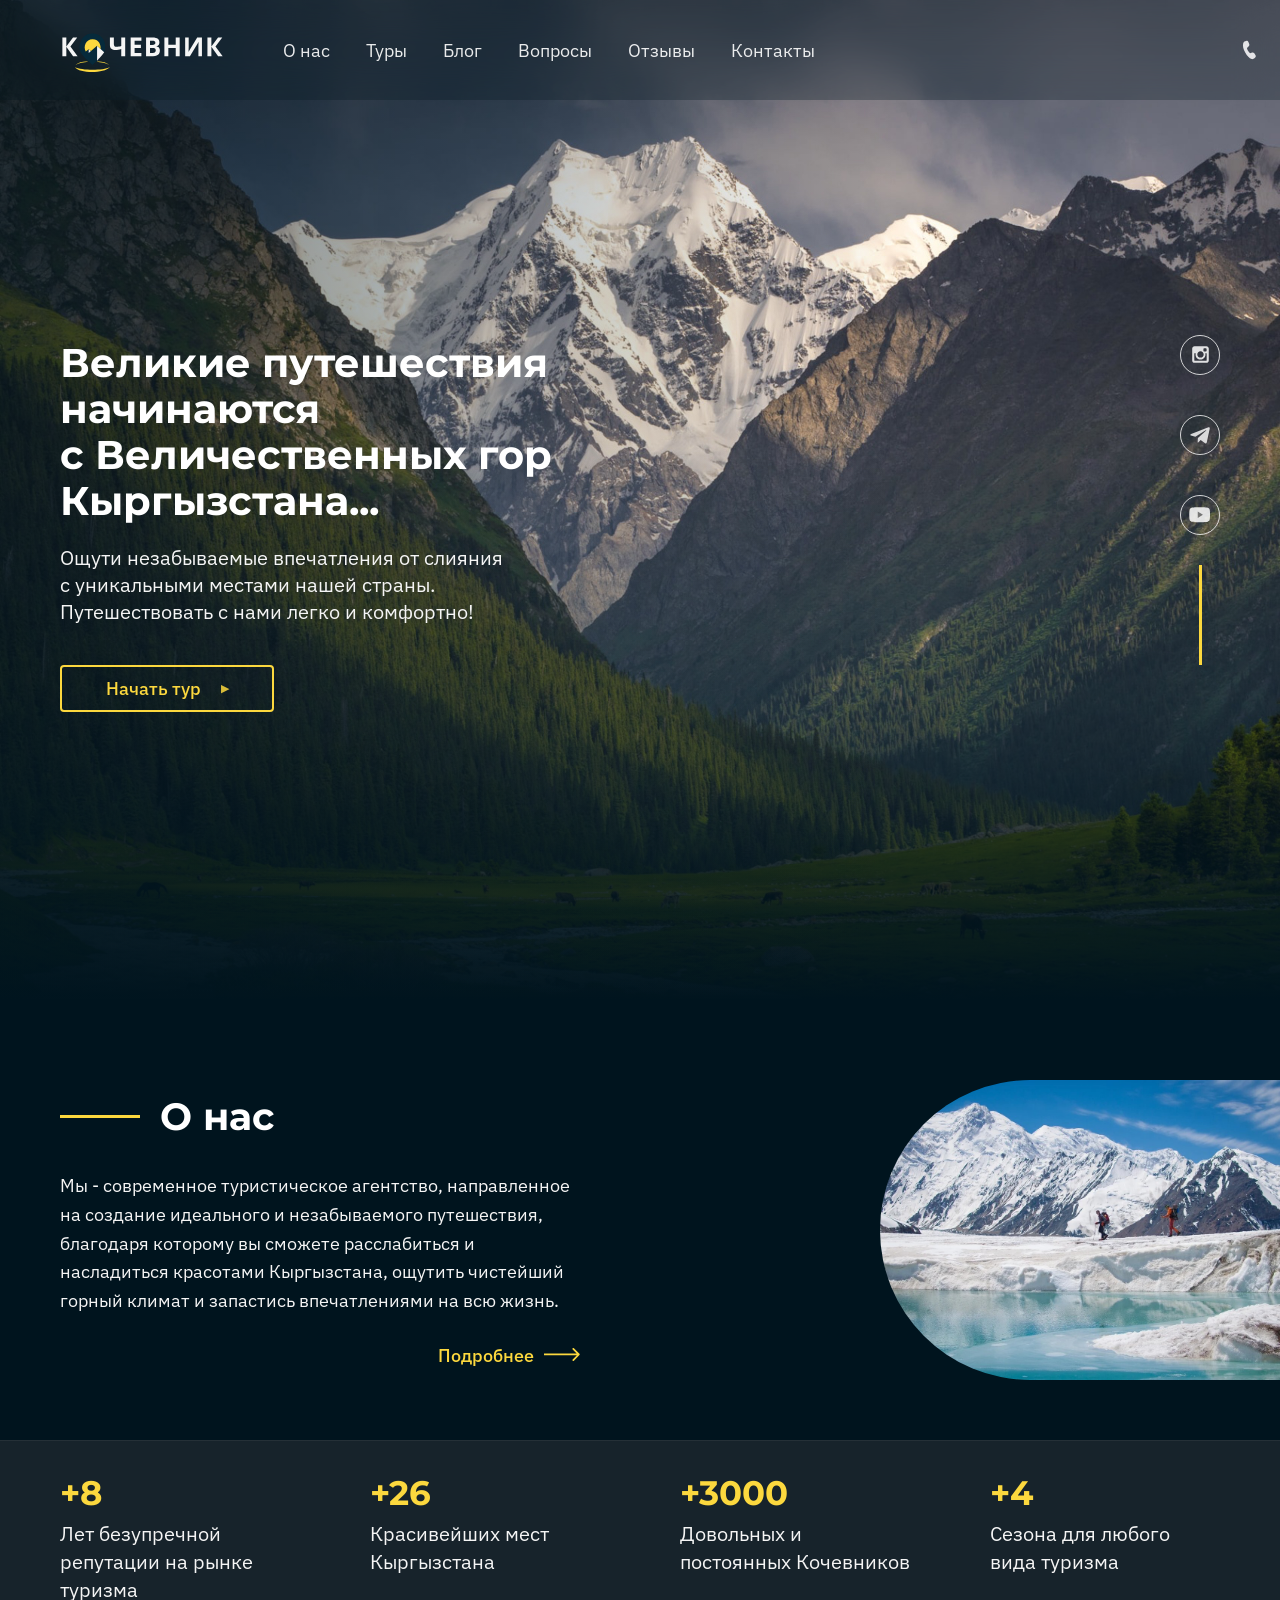
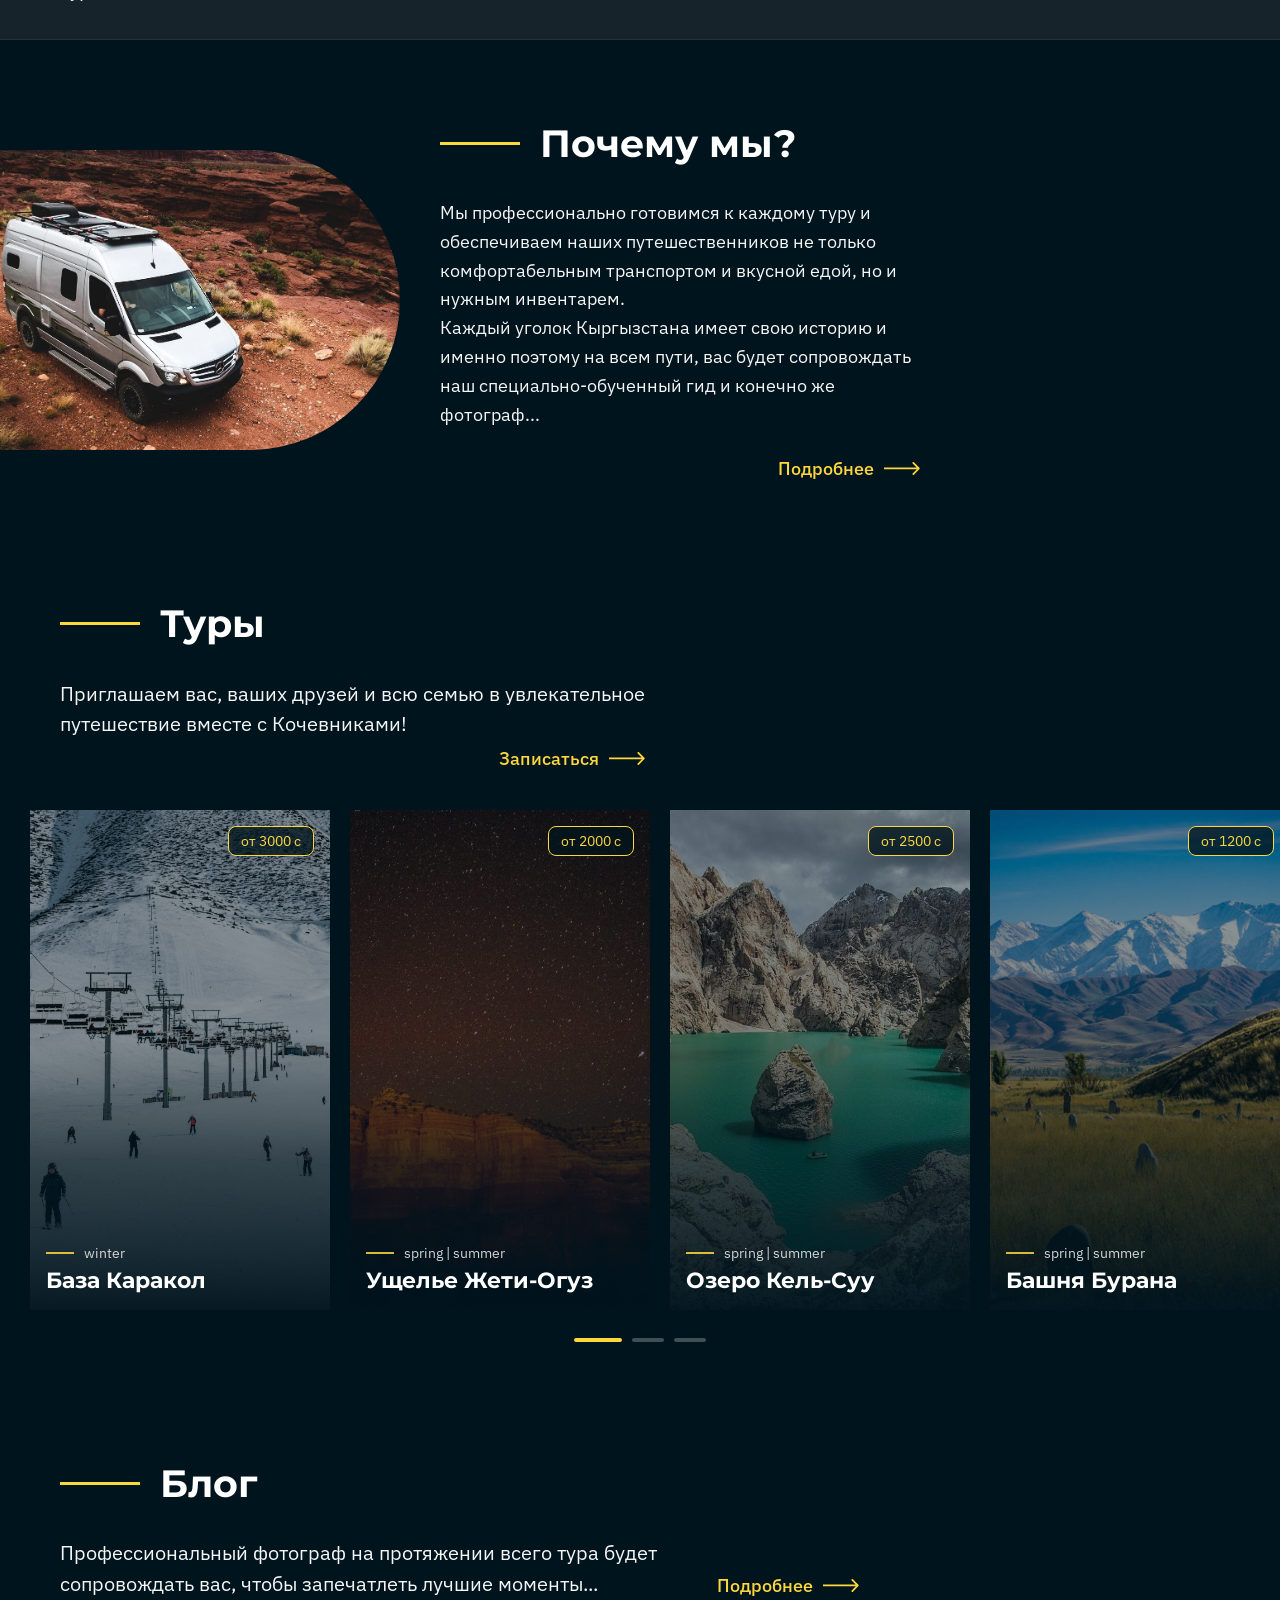
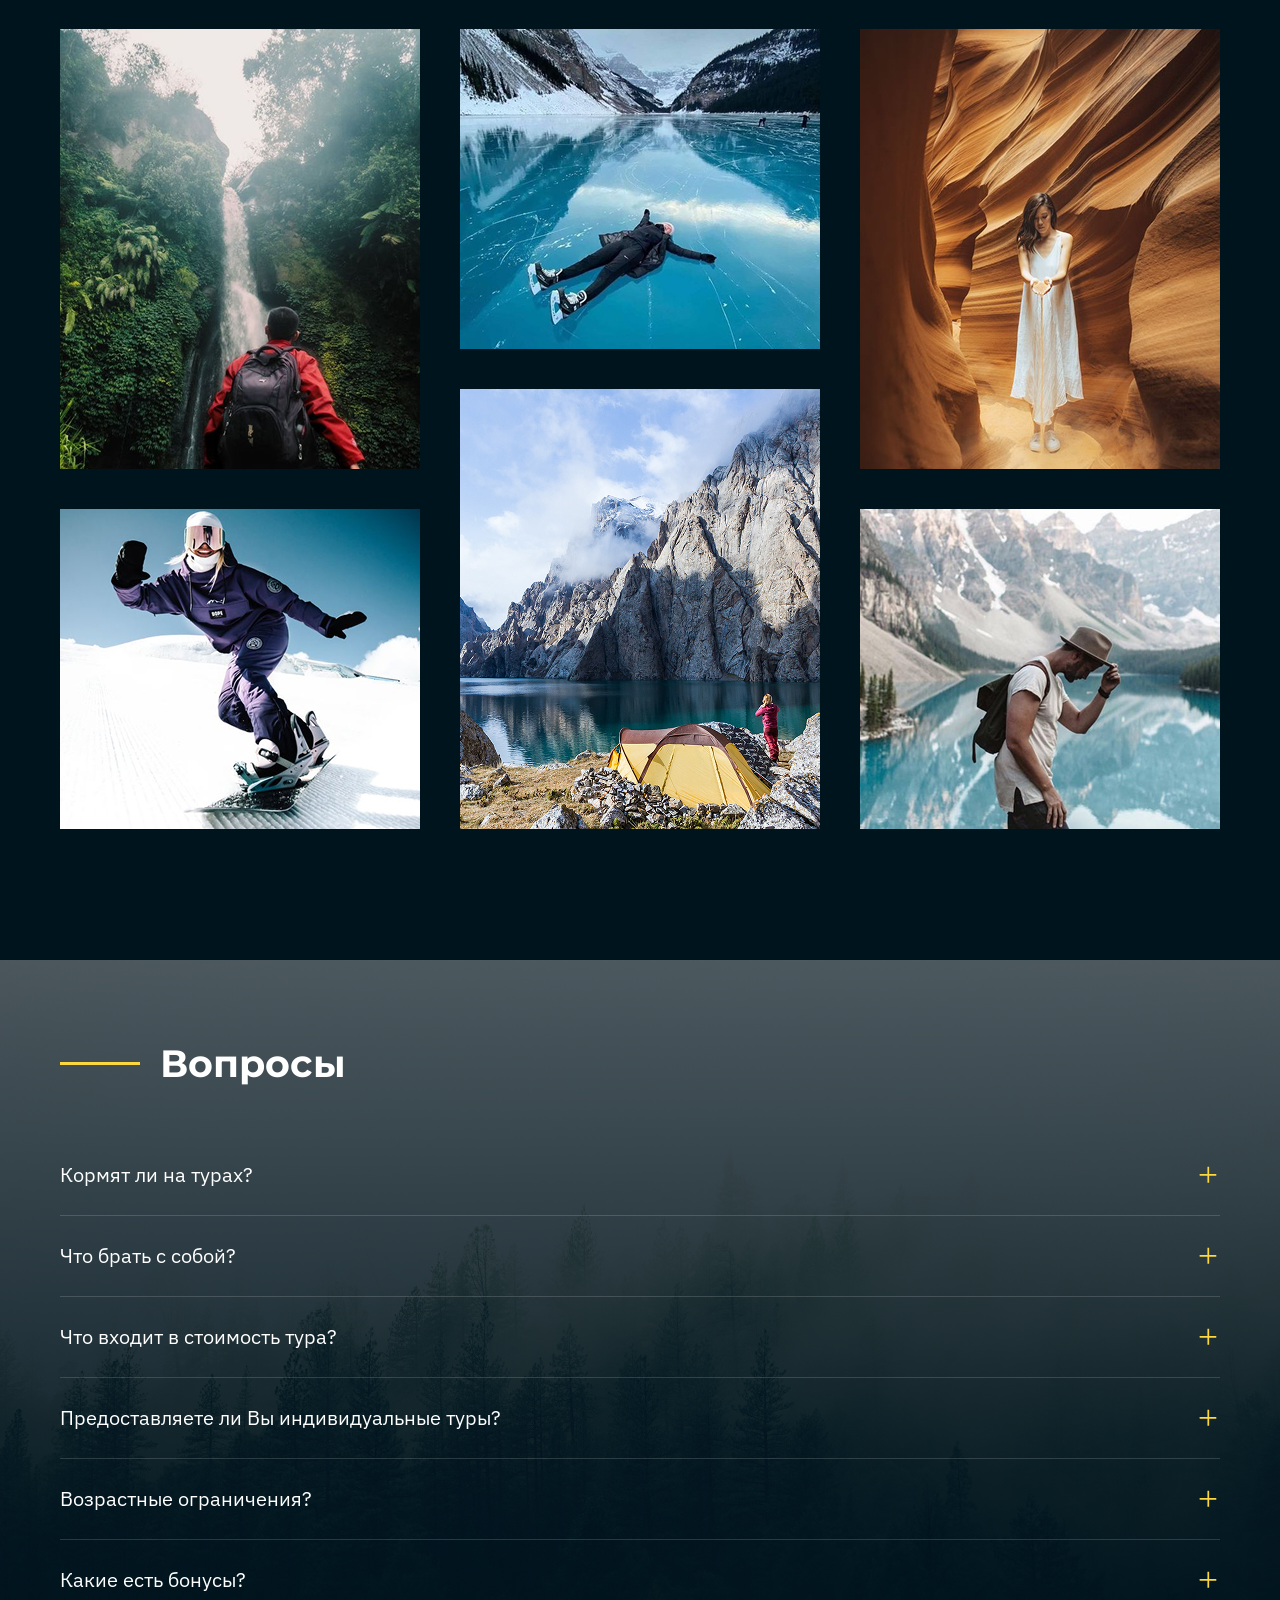
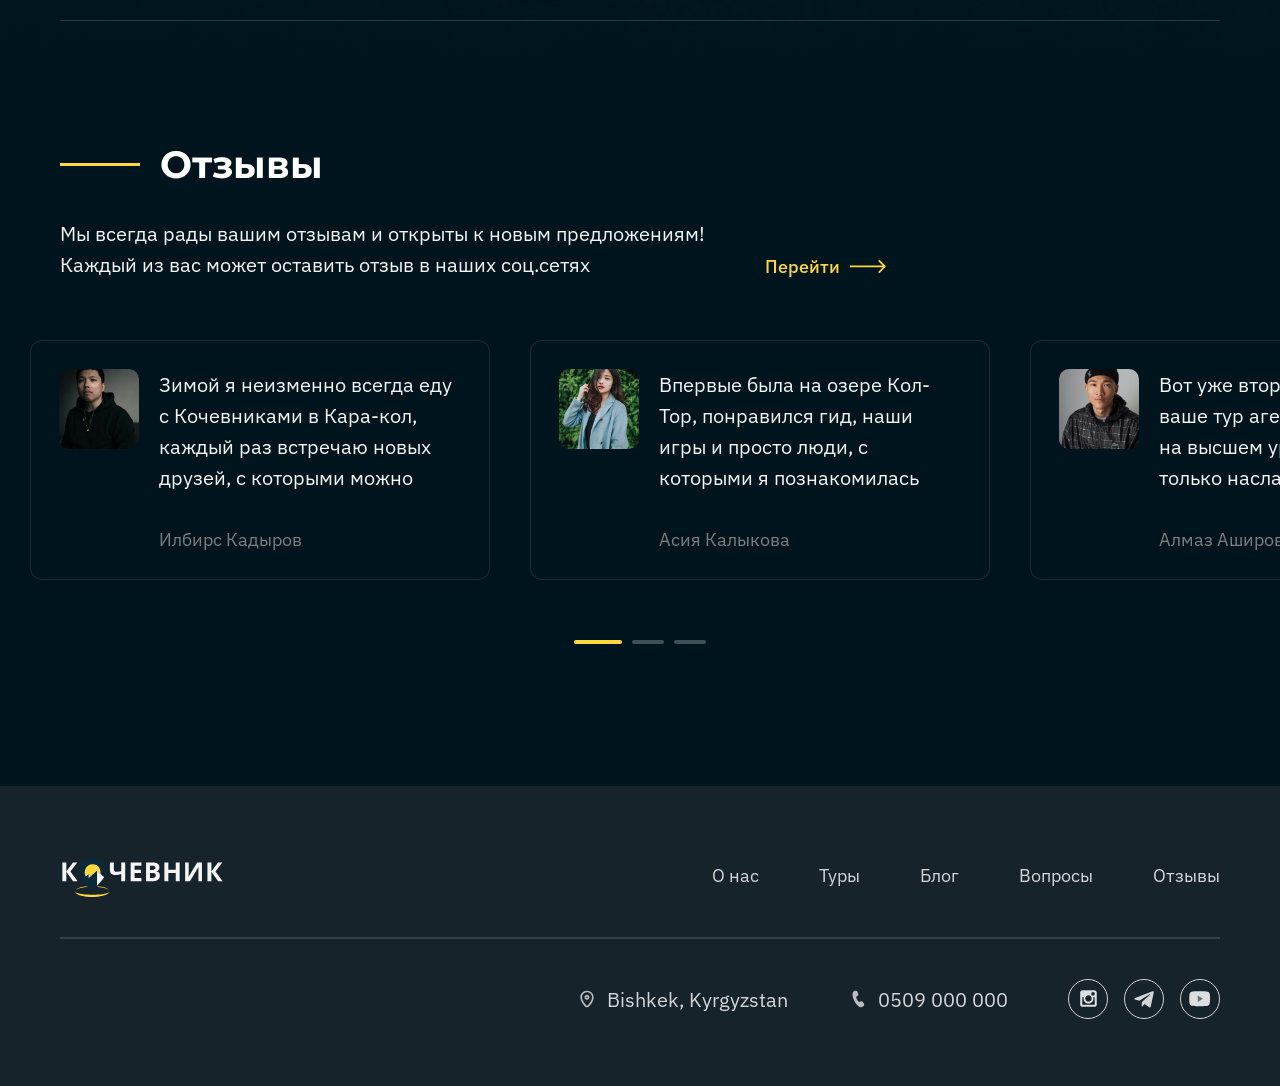
<file: index.html>
<!DOCTYPE html>
<html lang="ru">
<head>
  <meta charset="UTF-8" />
  <meta name="viewport" content="width=device-width, initial-scale=1.0" />
  <title>Кочевник — туры по Кыргызстану</title>
  <link rel="preconnect" href="https://fonts.googleapis.com" />
  <link rel="preconnect" href="https://fonts.gstatic.com" crossorigin />
  <link href="https://fonts.googleapis.com/css2?family=Montserrat:wght@400;500;600;700;800&family=IBM+Plex+Sans:wght@300;400;500&display=swap" rel="stylesheet" />
  <link rel="stylesheet" href="style.css" />
</head>
<body>

  <!-- ========== HERO SECTION ========== -->
  <section class="hero">

    <!-- HEADER -->
    <header class="header">
      <div class="header__inner">

        <!-- Логотип -->
        <a class="header__logo logo" href="#">
          <img class="logo__img" src="imgs/logo.svg" alt="Кочевник" />
        </a>

        <!-- Навигация -->
        <nav class="nav" aria-label="Основная навигация">
          <ul class="nav__list">
            <li class="nav__item"><a class="nav__link" href="#about">О нас</a></li>
            <li class="nav__item"><a class="nav__link" href="#tours">Туры</a></li>
            <li class="nav__item"><a class="nav__link" href="#blog">Блог</a></li>
            <li class="nav__item"><a class="nav__link" href="#questions">Вопросы</a></li>
            <li class="nav__item"><a class="nav__link" href="#reviews">Отзывы</a></li>
            <li class="nav__item"><a class="nav__link" href="#contacts">Контакты</a></li>
          </ul>
        </nav>

        <!-- Телефон -->
        <a class="header__phone" href="tel:+996509000000" aria-label="Позвонить нам">
          <img class="header__phone-icon" src="imgs/phone.svg" alt="" aria-hidden="true" />
          <span class="header__phone-divider" aria-hidden="true"></span>
          <span class="header__phone-number">0509 000 000</span>
        </a>

        <!-- Бургер (мобильная) -->
        <button class="header__burger" id="burger-btn" aria-label="Открыть меню" aria-expanded="false">
          <img src="imgs/burger.svg" alt="" aria-hidden="true" />
        </button>

      </div>
    </header>

    <!-- HERO CONTENT -->
    <div class="hero__inner">
      <div class="hero__content">
        <h1 class="hero__title">
          Великие путешествия начинаются<br />
          с Величественных гор Кыргызстана...
        </h1>
        <p class="hero__subtitle">
          Ощути незабываемые впечатления от слияния<br />
          с уникальными местами нашей страны.<br />
          Путешествовать с нами легко и комфортно!
        </p>
        <a class="hero__btn btn btn--yellow" href="#tours">
          Начать тур
          <span class="btn__icon" aria-hidden="true">▶</span>
        </a>
      </div>
    </div>

    <!-- Социальные сети (вертикально справа) -->
    <aside class="hero__socials socials" aria-label="Социальные сети">
      <a class="socials__link" href="#" target="_blank" rel="noopener" aria-label="Instagram">
        <img src="imgs/instagram.svg" alt="Instagram" />
      </a>
      <a class="socials__link" href="#" target="_blank" rel="noopener" aria-label="Telegram">
        <img src="imgs/telegram.svg" alt="Telegram" />
      </a>
      <a class="socials__link" href="#" target="_blank" rel="noopener" aria-label="YouTube">
        <img src="imgs/youtube.svg" alt="YouTube" />
      </a>
      <img class="socials__line" src="imgs/hero_line.svg" alt="" aria-hidden="true" />
    </aside>

  </section>
  <!-- /HERO -->

  <!-- Мобильное меню (position:fixed — вне hero, чтобы не мешать прозрачности хэдера) -->
  <nav class="mobile-nav" id="mobile-nav" aria-hidden="true" aria-label="Мобильное меню">
    <ul class="mobile-nav__list">
      <li><a class="mobile-nav__link" href="#about">О нас</a></li>
      <li><a class="mobile-nav__link" href="#tours">Туры</a></li>
      <li><a class="mobile-nav__link" href="#blog">Блог</a></li>
      <li><a class="mobile-nav__link" href="#questions">Вопросы</a></li>
      <li><a class="mobile-nav__link" href="#reviews">Отзывы</a></li>
      <li><a class="mobile-nav__link" href="#contacts">Контакты</a></li>
    </ul>
  </nav>

  <!-- ========== ABOUT + STATS + WHY US ========== -->
  <div class="middle-block">

    <!-- О НАС -->
    <section class="about" id="about">
      <div class="about__inner">

        <div class="about__text-col">
          <h2 class="about__title section-title">
            <img class="section-title__line-img" src="imgs/about_us_why_us_line.svg" alt="" aria-hidden="true" />
            О нас
          </h2>
          <p class="about__text">
            Мы - современное туристическое агентство, направленное
            на создание идеального и незабываемого путешествия,
            благодаря которому вы сможете расслабиться и насладиться
            красотами Кыргызстана, ощутить чистейший горный климат
            и запастись впечатлениями на всю жизнь.
          </p>
          <a class="about__more more-link" href="#">
            Подробнее
            <img class="more-link__arrow" src="imgs/about_us_why_us_arrow.svg" alt="" aria-hidden="true" />
          </a>
        </div>

        <div class="about__img-col">
          <img class="about__img" src="imgs/about_us.jpg" alt="О нас — горы Кыргызстана" />
        </div>

      </div>
    </section>

    <!-- СТАТИСТИКА -->
    <section class="stats">
      <div class="stats__inner">
        <div class="stats__item">
          <span class="stats__num">+8</span>
          <span class="stats__label">Лет безупречной репутации на рынке туризма</span>
        </div>
        <div class="stats__item">
          <span class="stats__num">+26</span>
          <span class="stats__label">Красивейших мест Кыргызстана</span>
        </div>
        <div class="stats__item">
          <span class="stats__num">+3000</span>
          <span class="stats__label">Довольных и постоянных Кочевников</span>
        </div>
        <div class="stats__item">
          <span class="stats__num">+4</span>
          <span class="stats__label">Сезона для любого вида туризма</span>
        </div>
      </div>
    </section>

    <!-- ПОЧЕМУ МЫ -->
    <section class="why-us" id="why-us">
      <div class="why-us__inner">

        <div class="why-us__img-col">
          <img class="why-us__img" src="imgs/why_us.jpg" alt="Почему мы — фургон в горах" />
        </div>

        <div class="why-us__text-col">
          <h2 class="why-us__title section-title">
            <img class="section-title__line-img" src="imgs/about_us_why_us_line.svg" alt="" aria-hidden="true" />
            Почему мы?
          </h2>
          <p class="why-us__text">
            Мы профессионально готовимся к каждому туру
            и обеспечиваем наших путешественников не только
            комфортабельным транспортом и вкусной едой,
            но и нужным инвентарем.<br />
            Каждый уголок Кыргызстана имеет свою историю и именно
            поэтому на всем пути, вас будет сопровождать
            наш специально-обученный гид и конечно же фотограф...
          </p>
          <a class="why-us__more more-link" href="#">
            Подробнее
            <img class="more-link__arrow" src="imgs/about_us_why_us_arrow.svg" alt="" aria-hidden="true" />
          </a>
        </div>

      </div>
    </section>

  </div>
  <!-- /MIDDLE BLOCK -->

  <!-- ========== TOURS SECTION ========== -->
  <section class="tours" id="tours">
    <div class="tours__head">
      <h2 class="tours__title section-title">
        <img class="section-title__line-img" src="imgs/about_us_why_us_line.svg" alt="" aria-hidden="true" />
        Туры
      </h2>
      <p class="tours__subtitle">
        Приглашаем вас, ваших друзей и всю семью в увлекательное<br />
        путешествие вместе с Кочевниками!
      </p>
      <a class="tours__signup more-link" href="#">
        Записаться
        <img class="more-link__arrow" src="imgs/about_us_why_us_arrow.svg" alt="" aria-hidden="true" />
      </a>
    </div>

    <!-- Слайдер -->
    <div class="tours__slider-wrap">
      <div class="tours__slider" id="tours-slider">

        <article class="tour-card" style="--card-bg: url('imgs/tours1.jpg')">
          <div class="tour-card__overlay-top" aria-hidden="true"></div>
          <div class="tour-card__overlay-bottom" aria-hidden="true"></div>
          <span class="tour-card__price">от 3000 с</span>
          <div class="tour-card__bottom">
            <div class="tour-card__season">
              <span class="tour-card__season-line" aria-hidden="true"></span>
              winter
            </div>
            <h3 class="tour-card__name">База Каракол</h3>
          </div>
        </article>

        <article class="tour-card" style="--card-bg: url('imgs/tours2.jpg')">
          <div class="tour-card__overlay-top" aria-hidden="true"></div>
          <div class="tour-card__overlay-bottom" aria-hidden="true"></div>
          <span class="tour-card__price">от 2000 с</span>
          <div class="tour-card__bottom">
            <div class="tour-card__season">
              <span class="tour-card__season-line" aria-hidden="true"></span>
              spring | summer
            </div>
            <h3 class="tour-card__name">Ущелье Жети-Огуз</h3>
          </div>
        </article>

        <article class="tour-card" style="--card-bg: url('imgs/tours3.jpg')">
          <div class="tour-card__overlay-top" aria-hidden="true"></div>
          <div class="tour-card__overlay-bottom" aria-hidden="true"></div>
          <span class="tour-card__price">от 2500 с</span>
          <div class="tour-card__bottom">
            <div class="tour-card__season">
              <span class="tour-card__season-line" aria-hidden="true"></span>
              spring | summer
            </div>
            <h3 class="tour-card__name">Озеро Кель-Суу</h3>
          </div>
        </article>

        <article class="tour-card" style="--card-bg: url('imgs/tours4.jpg')">
          <div class="tour-card__overlay-top" aria-hidden="true"></div>
          <div class="tour-card__overlay-bottom" aria-hidden="true"></div>
          <span class="tour-card__price">от 1200 с</span>
          <div class="tour-card__bottom">
            <div class="tour-card__season">
              <span class="tour-card__season-line" aria-hidden="true"></span>
              spring | summer
            </div>
            <h3 class="tour-card__name">Башня Бурана</h3>
          </div>
        </article>

        <article class="tour-card" style="--card-bg: url('imgs/tours5.jpg')">
          <div class="tour-card__overlay-top" aria-hidden="true"></div>
          <div class="tour-card__overlay-bottom" aria-hidden="true"></div>
          <span class="tour-card__price">от 5000 с</span>
          <div class="tour-card__bottom">
            <div class="tour-card__season">
              <span class="tour-card__season-line" aria-hidden="true"></span>
              spring | summer
            </div>
            <h3 class="tour-card__name">Озеро Сары Челек</h3>
          </div>
        </article>

        <article class="tour-card" style="--card-bg: url('imgs/tours6.jpg')">
          <div class="tour-card__overlay-top" aria-hidden="true"></div>
          <div class="tour-card__overlay-bottom" aria-hidden="true"></div>
          <span class="tour-card__price">от 600 с</span>
          <div class="tour-card__bottom">
            <div class="tour-card__season">
              <span class="tour-card__season-line" aria-hidden="true"></span>
              spring | summer
            </div>
            <h3 class="tour-card__name">Водопад Белогорка</h3>
          </div>
        </article>

        <article class="tour-card" style="--card-bg: url('imgs/tours7.jpg')">
          <div class="tour-card__overlay-top" aria-hidden="true"></div>
          <div class="tour-card__overlay-bottom" aria-hidden="true"></div>
          <span class="tour-card__price">от 2300 с</span>
          <div class="tour-card__bottom">
            <div class="tour-card__season">
              <span class="tour-card__season-line" aria-hidden="true"></span>
              spring | summer
            </div>
            <h3 class="tour-card__name">Долина Суусамыр</h3>
          </div>
        </article>

        <article class="tour-card" style="--card-bg: url('imgs/tours8.jpg')">
          <div class="tour-card__overlay-top" aria-hidden="true"></div>
          <div class="tour-card__overlay-bottom" aria-hidden="true"></div>
          <span class="tour-card__price">от 1000 с</span>
          <div class="tour-card__bottom">
            <div class="tour-card__season">
              <span class="tour-card__season-line" aria-hidden="true"></span>
              spring | summer
            </div>
            <h3 class="tour-card__name">Озеро Кол-Тор</h3>
          </div>
        </article>

        <article class="tour-card" style="--card-bg: url('imgs/tours9.jpg')">
          <div class="tour-card__overlay-top" aria-hidden="true"></div>
          <div class="tour-card__overlay-bottom" aria-hidden="true"></div>
          <span class="tour-card__price">от 750 с</span>
          <div class="tour-card__bottom">
            <div class="tour-card__season">
              <span class="tour-card__season-line" aria-hidden="true"></span>
              spring | summer
            </div>
            <h3 class="tour-card__name">Каньоны Сказка</h3>
          </div>
        </article>

      </div><!-- /slider -->
    </div>

    <!-- Dots — на всю ширину секции, по центру -->
    <div class="tours__dots" id="tours-dots"></div>

  </section>
  <!-- /TOURS -->

  <!-- ========== BLOG SECTION ========== -->
  <section class="blog" id="blog">

    <div class="blog__head">
      <h2 class="blog__title section-title">
        <img class="section-title__line-img" src="imgs/about_us_why_us_line.svg" alt="" aria-hidden="true" />
        Блог
      </h2>
      <div class="blog__head-row">
        <p class="blog__subtitle">
          Профессиональный фотограф на протяжении всего тура будет<br />
          сопровождать вас, чтобы запечатлеть лучшие моменты...
        </p>
        <a class="blog__more more-link" href="#">
          Подробнее
          <img class="more-link__arrow" src="imgs/about_us_why_us_arrow.svg" alt="" aria-hidden="true" />
        </a>
      </div>
    </div>

    <div class="blog__grid">
      <!-- Колонка 1 -->
      <div class="blog__col">
        <img class="blog__img blog__img--tall" src="imgs/blog1.jpg" alt="Блог фото 1" />
        <img class="blog__img blog__img--short" src="imgs/blog4.jpg" alt="Блог фото 4" />
      </div>
      <!-- Колонка 2 -->
      <div class="blog__col">
        <img class="blog__img blog__img--tall" src="imgs/blog5.jpg" alt="Блог фото 5" />
        <img class="blog__img blog__img--short" src="imgs/blog2.jpg" alt="Блог фото 2" />
      </div>
      <!-- Колонка 3 -->
      <div class="blog__col">
        <img class="blog__img blog__img--tall" src="imgs/blog3.jpg" alt="Блог фото 3" />
        <img class="blog__img blog__img--short" src="imgs/blog6.jpg" alt="Блог фото 6" />
        <div class="blog__socials">
          <img src="imgs/instagram.svg" alt="Instagram" />
          <img src="imgs/telegram.svg" alt="Telegram" />
          <img src="imgs/youtube.svg" alt="YouTube" />
        </div>
      </div>
    </div>

  </section>
  <!-- /BLOG -->

  <!-- ========== QUESTIONS SECTION ========== -->
  <section class="questions" id="questions">

    <div class="questions__inner">
      <h2 class="questions__title section-title">
        <img class="section-title__line-img" src="imgs/about_us_why_us_line.svg" alt="" aria-hidden="true" />
        Вопросы
      </h2>

      <ul class="faq">

        <li class="faq__item">
          <button class="faq__trigger" aria-expanded="false">
            <span class="faq__question">Кормят ли на турах?</span>
            <img class="faq__icon" src="imgs/questions_plus.svg" alt="" aria-hidden="true" />
          </button>
          <div class="faq__body">
            <p class="faq__answer">В каждом путешествии Вы получаете имменной "Бокс Кочаоллдевника", куда входит: вода, фрукт, сендвич и сухофрукты.</p>
          </div>
        </li>

        <li class="faq__item">
          <button class="faq__trigger" aria-expanded="false">
            <span class="faq__question">Что брать с собой?</span>
            <img class="faq__icon" src="imgs/questions_plus.svg" alt="" aria-hidden="true" />
          </button>
          <div class="faq__body">
            <p class="faq__answer">Документы, сменная одежда, головной убор, солнцезещитный крем, личные медикаменты</p>
          </div>
        </li>

        <li class="faq__item">
          <button class="faq__trigger" aria-expanded="false">
            <span class="faq__question">Что входит в стоимость тура?</span>
            <img class="faq__icon" src="imgs/questions_plus.svg" alt="" aria-hidden="true" />
          </button>
          <div class="faq__body">
            <p class="faq__answer">В стоимость тура входит: трансфер, услуги гида, фотографа, профессиональный инвентарь, бокс Кочевника</p>
          </div>
        </li>

        <li class="faq__item">
          <button class="faq__trigger" aria-expanded="false">
            <span class="faq__question">Предоставляете ли Вы индивидуальные туры?</span>
            <img class="faq__icon" src="imgs/questions_plus.svg" alt="" aria-hidden="true" />
          </button>
          <div class="faq__body">
            <p class="faq__answer">Мы можем предоставить индивидуальный тур с трансфером и нашим маршрутом</p>
          </div>
        </li>

        <li class="faq__item">
          <button class="faq__trigger" aria-expanded="false">
            <span class="faq__question">Возрастные ограничения?</span>
            <img class="faq__icon" src="imgs/questions_plus.svg" alt="" aria-hidden="true" />
          </button>
          <div class="faq__body">
            <p class="faq__answer">Детям до 12 лет не рекомендуется посещать наши туры</p>
          </div>
        </li>

        <li class="faq__item">
          <button class="faq__trigger" aria-expanded="false">
            <span class="faq__question">Какие есть бонусы?</span>
            <img class="faq__icon" src="imgs/questions_plus.svg" alt="" aria-hidden="true" />
          </button>
          <div class="faq__body">
            <p class="faq__answer">Приведи троих друзей друзей, и получи 50% скидку на любой тур</p>
          </div>
        </li>

      </ul>
    </div>

  </section>
  <!-- /QUESTIONS -->

  <!-- ========== REVIEWS SECTION ========== -->
  <section class="reviews" id="reviews">

    <div class="reviews__head">
      <h2 class="reviews__title section-title">
        <img class="section-title__line-img" src="imgs/about_us_why_us_line.svg" alt="" aria-hidden="true" />
        Отзывы
      </h2>
      <div class="reviews__head-row">
        <p class="reviews__subtitle">
          Мы всегда рады вашим отзывам и открыты к новым предложениям!<br />
          Каждый из вас может оставить отзыв в наших соц.сетях
        </p>
        <a class="reviews__more more-link" href="#">
          Перейти
          <img class="more-link__arrow" src="imgs/about_us_why_us_arrow.svg" alt="" aria-hidden="true" />
        </a>
      </div>
    </div>

    <!-- Слайдер отзывов -->
    <div class="reviews__slider-wrap">
      <div class="reviews__slider" id="reviews-slider">

        <article class="review-card">
          <div class="review-card__top">
            <img class="review-card__photo" src="imgs/reviews1.jpg" alt="Илбирс Кадыров" />
            <div class="review-card__text-wrap">
              <p class="review-card__text">Зимой я неизменно всегда еду с Кочевниками в Кара-кол, каждый раз встречаю новых друзей, с которыми можно покататься на сноубордах!</p>
            </div>
          </div>
          <p class="review-card__name">Илбирс Кадыров</p>
        </article>

        <article class="review-card">
          <div class="review-card__top">
            <img class="review-card__photo" src="imgs/reviews2.jpg" alt="Асия Калыкова" />
            <div class="review-card__text-wrap">
              <p class="review-card__text">Впервые была на озере Кол-Тор, понравился гид, наши игры и просто люди, с которыми я познакомилась благодаря вам.</p>
            </div>
          </div>
          <p class="review-card__name">Асия Калыкова</p>
        </article>

        <article class="review-card">
          <div class="review-card__top">
            <img class="review-card__photo" src="imgs/reviews3.jpg" alt="Алмаз Аширов" />
            <div class="review-card__text-wrap">
              <p class="review-card__text">Вот уже второй год выбираю ваше тур агенство! Подготовка на высшем уровне, остается только наслаждаться отдыхом и красотами нашей природы.</p>
            </div>
          </div>
          <p class="review-card__name">Алмаз Аширов</p>
        </article>

        <article class="review-card">
          <div class="review-card__top">
            <img class="review-card__photo" src="imgs/reviews4.jpg" alt="Белек Ильязов" />
            <div class="review-card__text-wrap">
              <p class="review-card__text">Если ходить на природу, то только с вами, не надо загружать голову, все готово и четко распланированно, спасибо вам!</p>
            </div>
          </div>
          <p class="review-card__name">Белек Ильязов</p>
        </article>

        <article class="review-card">
          <div class="review-card__top">
            <img class="review-card__photo" src="imgs/reviews5.jpg" alt="Айкерим Жанузакова" />
            <div class="review-card__text-wrap">
              <p class="review-card__text">Было бы хорошо, если в некоторых турах кормили горячими блюдами и раздавали горячие напитки, не у всех есть термос)</p>
            </div>
          </div>
          <p class="review-card__name">Айкерим Жанузакова</p>
        </article>

      </div><!-- /slider -->
    </div>

    <!-- Dots -->
    <div class="reviews__dots" id="reviews-dots"></div>

  </section>
  <!-- /REVIEWS -->

  <!-- ========== FOOTER ========== -->
  <footer class="footer" id="contacts">
    <div class="footer__inner">

      <!-- Top row: logo + nav -->
      <div class="footer__top">
        <a class="footer__logo logo" href="#">
          <img class="logo__img" src="imgs/logo.svg" alt="Кочевник" />
        </a>
        <nav class="footer__nav" aria-label="Навигация в футере">
          <ul class="footer__nav-list">
            <li><a class="footer__nav-link" href="#about">О нас</a></li>
            <li><a class="footer__nav-link" href="#tours">Туры</a></li>
            <li><a class="footer__nav-link" href="#blog">Блог</a></li>
            <li><a class="footer__nav-link" href="#questions">Вопросы</a></li>
            <li><a class="footer__nav-link" href="#reviews">Отзывы</a></li>
          </ul>
        </nav>
      </div>

      <div class="footer__divider" aria-hidden="true"></div>

      <!-- Bottom row: location + phone + socials -->
      <div class="footer__bottom">
        <div class="footer__contacts">
          <div class="footer__contact-item">
            <img class="footer__contact-icon" src="imgs/location.svg" alt="" aria-hidden="true" />
            <span class="footer__contact-text">Bishkek, Kyrgyzstan</span>
          </div>
          <div class="footer__contact-item">
            <img class="footer__contact-icon" src="imgs/phone.svg" alt="" aria-hidden="true" />
            <a class="footer__contact-text footer__contact-text--link" href="tel:+996509000000">0509 000 000</a>
          </div>
        </div>

        <div class="footer__socials">
          <a class="footer__social-link" href="#" target="_blank" rel="noopener" aria-label="Instagram">
            <img src="imgs/instagram.svg" alt="Instagram" />
          </a>
          <a class="footer__social-link" href="#" target="_blank" rel="noopener" aria-label="Telegram">
            <img src="imgs/telegram.svg" alt="Telegram" />
          </a>
          <a class="footer__social-link" href="#" target="_blank" rel="noopener" aria-label="YouTube">
            <img src="imgs/youtube.svg" alt="YouTube" />
          </a>
        </div>
      </div>

    </div>
  </footer>
  <!-- /FOOTER -->

  <script src="main.js"></script>
</body>
</html>
</file>
<file: style.css>
/* ============================================================
   CSS VARIABLES
   ============================================================ */
:root {
  --c-yellow:    rgba(252, 216, 62,  1);
  --c-light:     rgba(245, 245, 245, 1);
  --c-dark:      rgba(0,   20,  30,  1);
  --c-cyan:      rgba(20,  181, 206, 1);
  --c-red:       rgba(209, 73,  91,  1);
  --c-gray:      rgba(195, 195, 195, 1);
  --c-gray-dark: rgba(125, 125, 125, 1);
  --c-white:     #ffffff;

  --font-heading: 'Montserrat', sans-serif;
  --font-body:    'IBM Plex Sans', sans-serif;

  --hero-w:   1440px;
  --hero-h:   1000px;
  --header-h: 100px;
}

/* ============================================================
   RESET & BASE
   ============================================================ */
*, *::before, *::after { box-sizing: border-box; margin: 0; padding: 0; }
ul { list-style: none; }
a  { text-decoration: none; color: inherit; }
img { display: block; }
button { cursor: pointer; border: none; background: none; font-family: inherit; }

html { scroll-behavior: smooth; }

body {
  font-family: var(--font-body);
  color: var(--c-dark);
  background: var(--c-dark);
  -webkit-font-smoothing: antialiased;
}

/* ============================================================
   HERO BLOCK
   ============================================================ */
.hero {
  position: relative;
  width: 100%;
  height: var(--hero-h);
  overflow: hidden;

  background-image:
    linear-gradient(
      to right,
      rgba(0, 20, 30, 0.60) 0%,
      rgba(0, 20, 30, 0.25) 40%,
      rgba(0, 20, 30, 0)    70%
    ),
    linear-gradient(
      to top,
      rgba(0, 20, 30, 1)    0%,
      rgba(0, 20, 30, 0.85) 12%,
      rgba(0, 20, 30, 0.40) 30%,
      rgba(0, 20, 30, 0)    55%
    ),
    url('imgs/background.jpg');

  background-size: 100% auto;
  background-position: top center;
  background-repeat: no-repeat;
}

/* ============================================================
   HEADER BLOCK — 1440×100
   ============================================================ */
.header {
  position: absolute;
  top: 0;
  left: 0;
  width: 100%;
  height: var(--header-h);
  z-index: 10;
  backdrop-filter: blur(20px);
  -webkit-backdrop-filter: blur(20px);
  background: rgba(0, 20, 30, 0.25);
}

.header__inner {
  width: 100%;
  height: 100%;
  margin: 0 auto;
  padding: 0;
  display: flex;
  align-items: center;
}

/* ============================================================
   LOGO BLOCK
   ============================================================ */
.logo {
  flex-shrink: 0;
  padding-left: 140px;
  margin-right: 0;
}

.logo__img {
  height: 44px;
  width: auto;
  object-fit: contain;
}

/* ============================================================
   NAV BLOCK
   ============================================================ */
.nav {
  flex: 1;
  padding-left: 140px;
}

.nav__list {
  display: flex;
  align-items: center;
  gap: 50px;
}

.nav__link {
  font-family: var(--font-body);
  font-size: 18px;
  font-weight: 400;
  color: var(--c-white);
  opacity: 0.9;
  white-space: nowrap;
  position: relative;
  padding-bottom: 4px;
  transition: opacity .25s ease;
}

.nav__link::after {
  content: '';
  position: absolute;
  bottom: 0;
  left: 0;
  width: 100%;
  height: 2px;
  background: var(--c-yellow);
  box-shadow: 0 0 6px rgba(252, 216, 62, 0.6);
  opacity: 0;
  transition: opacity .3s ease;
}

.nav__link:hover { opacity: 1; }

.nav__link:hover::after,
.nav__link--active::after { opacity: 1; }

.nav__link--active { opacity: 1; }

/* ============================================================
   HEADER PHONE
   ============================================================ */
.header__phone {
  flex-shrink: 0;
  display: flex;
  align-items: center;
  margin-left: 50px;
  margin-right: 324px;
  opacity: 0.85;
  transition: opacity .25s ease;
  cursor: pointer;
  text-decoration: none;
}

.header__phone:hover { opacity: 1; }

.header__phone-icon {
  width: 22px;
  height: 22px;
  flex-shrink: 0;
  filter: brightness(0) invert(1);
  display: block;
}

.header__phone-divider {
  width: 1.5px;
  height: 20px;
  background: var(--c-yellow);
  flex-shrink: 0;
  margin: 0 12px 0 14px;
  opacity: 0;
  transform: scaleY(0.4);
  transform-origin: center;
  transition: opacity .35s ease, transform .35s ease;
}

.header__phone-number {
  font-family: var(--font-body);
  font-size: 18px;
  font-weight: 400;
  color: var(--c-white);
  white-space: nowrap;
  opacity: 0;
  transform: translateX(-8px);
  transition: opacity .35s ease .05s, transform .35s ease .05s;
}

.header__phone:hover .header__phone-divider {
  opacity: 1;
  transform: scaleY(1);
}

.header__phone:hover .header__phone-number {
  opacity: 1;
  transform: translateX(0);
}

.header__phone--open .header__phone-divider {
  opacity: 1;
  transform: scaleY(1);
}
.header__phone--open .header__phone-number {
  opacity: 1;
  transform: translateX(0);
}

/* ============================================================
   CONTAINER — универсальный центрирующий враппер
   ============================================================ */
.container {
  width: 100%;
  margin: 0 auto;
  padding-left: 140px;
  padding-right: 140px;
}

/* container без правого отступа — для блоков где фото до края */
.container--flush-right {
  width: 100%;
  margin: 0 auto;
  padding-left: 140px;
  padding-right: 0;
}

/* container без левого отступа — для why-us где фото слева до края */
.container--flush-left {
  width: 100%;
  margin: 0 auto;
  padding-left: 0;
  padding-right: 140px;
}

/* ============================================================
   HERO CONTENT
   ============================================================ */
.hero__inner {
  position: absolute;
  top: 0;
  left: 0;
  right: 0;
  bottom: 0;
  width: 100%;
  margin: 0 auto;
  pointer-events: none; /* клики проходят сквозь враппер */
}

.hero__content {
  position: absolute;
  top: 340px;
  left: 140px;
  display: flex;
  flex-direction: column;
  gap: 20px;
  pointer-events: all;
}

.hero__title {
  font-family: var(--font-heading);
  font-size: 46px;
  font-weight: 700;
  line-height: 1.15;
  color: var(--c-white);
  width: 947px;
}

.hero__subtitle {
  font-family: var(--font-body);
  font-size: 24px;
  font-weight: 400;
  color: var(--c-light);
}

/* ============================================================
   BTN BLOCK
   ============================================================ */
.btn {
  display: inline-flex;
  align-items: center;
  justify-content: center;
  gap: 20px;
  font-family: var(--font-body);
  font-size: 18px;
  font-weight: 500;
  border-radius: 4px;
  width: 214px;
  height: 47px;
  white-space: nowrap;
  padding: 0 24px;
  cursor: pointer;
  transition: background .2s ease, color .2s ease, box-shadow .2s ease;
}

.btn--yellow {
  background: transparent;
  color: var(--c-yellow);
  border: 2px solid var(--c-yellow);
}

.btn--yellow:hover {
  box-shadow: 0 0 10px rgba(252, 216, 62, 0.55), 0 0 0 1px rgba(252, 216, 62, 0.4);
}

.btn--yellow:active {
  background: var(--c-yellow);
  color: var(--c-dark);
  box-shadow: none;
}

.btn__icon {
  font-size: 11px;
  line-height: 1;
  opacity: 0.85;
}

.hero__btn {
  margin-top: 20px;
  align-self: flex-start;
}

/* ============================================================
   SOCIALS BLOCK — вертикально справа
   ============================================================ */
.socials {
  position: absolute;
  right: 140px;
  top: 50%;
  transform: translateY(-50%);
  display: flex;
  flex-direction: column;
  align-items: center;
  gap: 40px;
  z-index: 10;
}

.socials__link {
  width: 40px;
  height: 40px;
  display: flex;
  align-items: center;
  justify-content: center;
  opacity: 0.85;
  transition: opacity .2s ease, transform .2s ease;
}

.socials__link:hover {
  opacity: 1;
  transform: scale(1.1);
}

.socials__link img {
  width: 40px;
  height: 40px;
  transition: filter .2s ease;
}

.socials__link:hover img {
  filter: brightness(0) saturate(100%) invert(80%) sepia(60%) saturate(500%) hue-rotate(5deg);
}

.socials__line {
  display: block;
  margin-top: -10px;
}

/* ============================================================
   MIDDLE BLOCK
   ============================================================ */
.middle-block {
  width: 100%;
  min-height: 1130px;
  background: var(--c-dark);
  display: flex;
  flex-direction: column;
}

/* ============================================================
   SECTION TITLE
   ============================================================ */
.section-title {
  display: flex;
  align-items: center;
  gap: 20px;
  font-family: var(--font-heading);
  font-size: 38px;
  font-weight: 700;
  color: var(--c-white);
  margin-bottom: 32px;
}

.section-title__line {
  display: block;
  width: 40px;
  height: 3px;
  background: var(--c-yellow);
  flex-shrink: 0;
}

.section-title__line-img {
  display: block;
  flex-shrink: 0;
  height: 3px;
  width: auto;
}

/* ============================================================
   MORE LINK — «Подробнее →»
   выровнен по правому краю текстового блока (align-self: flex-end)
   ============================================================ */
.more-link {
  display: inline-flex;
  align-items: center;
  gap: 10px;
  font-family: var(--font-body);
  font-size: 18px;
  font-weight: 500;
  color: var(--c-yellow);
  transition: gap .2s ease, opacity .2s ease;
  margin-top: 28px;
  align-self: flex-end;
}

.more-link:hover {
  gap: 16px;
  opacity: 0.8;
}

.more-link__arrow {
  display: block;
  height: 14px;
  width: auto;
}

/* ============================================================
   ABOUT BLOCK
   ============================================================ */
.about {
  padding: 80px 0 60px;
}

.about__inner {
  width: 100%;
  margin: 0 auto;
  padding-left: 140px;
  padding-right: 0;
  display: flex;
  align-items: center;
  justify-content: space-between;
  gap: 60px;
}

/* flex-column — чтобы align-self: flex-end на more-link работал */
.about__text-col {
  flex-shrink: 0;
  width: 600px;
  display: flex;
  flex-direction: column;
}

.about__text {
  font-family: var(--font-body);
  font-size: 20px;
  font-weight: 400;
  line-height: 1.6;
  color: var(--c-light);
  width: 600px;
}

.about__img-col {
  flex-shrink: 0;
}

.about__img {
  width: 600px;
  height: 300px;
  object-fit: cover;
  border-radius: 150px 0 0 150px;
  display: block;
}

/* ============================================================
   STATS BLOCK — высота 200px, контент по центру
   ============================================================ */
.stats {
  height: 200px;
  background: rgba(23, 35, 43, 1);
  border-top: 1px solid rgba(255, 255, 255, 0.06);
  border-bottom: 1px solid rgba(255, 255, 255, 0.06);
  display: flex;
  align-items: center;
}

.stats__inner {
  width: 100%;
  margin: 0 auto;
  padding: 0 140px;
  display: flex;
  align-items: flex-start;
  gap: 80px;
}

.stats__item {
  display: flex;
  flex-direction: column;
  gap: 10px;
  flex: 1;
}

.stats__num {
  font-family: var(--font-heading);
  font-size: 38px;
  font-weight: 700;
  color: var(--c-yellow);
  line-height: 1;
}

.stats__label {
  font-family: var(--font-body);
  font-size: 20px;
  font-weight: 400;
  color: var(--c-light);
  line-height: 1.4;
}

/* ============================================================
   WHY US BLOCK
   ============================================================ */
.why-us {
  padding: 80px 0;
}

.why-us__inner {
  width: 100%;
  margin: 0 auto;
  padding-left: 0;
  padding-right: 140px;
  display: flex;
  align-items: center;
  justify-content: space-between;
  gap: 60px;
}

.why-us__img-col {
  flex-shrink: 0;
}

.why-us__img {
  width: 600px;
  height: 300px;
  object-fit: cover;
  border-radius: 0 150px 150px 0;
  display: block;
}

/* flex-column — чтобы align-self: flex-end на more-link работал */
.why-us__text-col {
  flex-shrink: 0;
  width: 600px;
  padding-right: 140px;
  display: flex;
  flex-direction: column;
}

.why-us__text {
  font-family: var(--font-body);
  font-size: 20px;
  font-weight: 400;
  line-height: 1.6;
  color: var(--c-light);
  width: 600px;
}

/* ============================================================
   TOURS SECTION — высота 900px
   ============================================================ */
.tours {
  width: 100%;
  min-height: 900px;
  background: var(--c-dark);
  padding: 0 0 0;
  display: flex;
  flex-direction: column;
}

.tours__head {
  width: fit-content;
  padding: 40px 0 40px 140px; /* уменьшен отступ сверху */
  display: flex;
  flex-direction: column;
}

.tours__subtitle {
  font-family: var(--font-body);
  font-size: 20px;
  font-weight: 400;
  color: var(--c-light);
  line-height: 1.5;
  margin-bottom: 4px;
}

.tours__signup {
  align-self: flex-end;
  margin-top: 4px;
}

/* ============================================================
   TOURS SLIDER
   ============================================================ */
.tours__slider-wrap {
  width: 100%;
  display: flex;
  flex-direction: column;
  gap: 28px;
}

.tours__slider {
  width: 100%;
  display: flex;
  gap: 20px;
  overflow-x: auto;
  scroll-snap-type: x mandatory;
  scroll-behavior: smooth;
  scroll-padding-left: 30px;
  scrollbar-width: none;
  -ms-overflow-style: none;
}

.tours__slider::-webkit-scrollbar { display: none; }

/* Первая и последняя карточка — отступы через margin */
.tours__slider .tour-card:first-child {
  margin-left: 30px;
}

.tours__slider .tour-card:last-child {
  margin-right: 30px;
}

/* ============================================================
   TOUR CARD BLOCK
   ============================================================ */
.tour-card {
  flex-shrink: 0;
  width: 300px;
  height: 500px;
  border-radius: 0;
  scroll-snap-align: start;
  position: relative;
  overflow: hidden;
  cursor: pointer;
  display: flex;
  flex-direction: column;
  justify-content: space-between;
  padding: 16px;
}

/* Фото */
.tour-card::before {
  content: '';
  position: absolute;
  inset: 0;
  background-image: var(--card-bg);
  background-size: cover;
  background-position: center;
  z-index: 0;
}

/* Верхнее затемнение — исчезает при hover через opacity */
.tour-card__overlay-top {
  position: absolute;
  inset: 0;
  background: rgba(0, 20, 30, 0.45);
  opacity: 1;
  transition: opacity .35s ease;
  z-index: 1;
  pointer-events: none;
}

.tour-card:hover .tour-card__overlay-top {
  opacity: 0;
}

/* Нижнее затемнение — всегда остаётся */
.tour-card__overlay-bottom {
  position: absolute;
  inset: 0;
  background: linear-gradient(
    to top,
    rgba(0, 20, 30, 0.95) 0%,
    rgba(0, 20, 30, 0.60) 30%,
    rgba(0, 20, 30, 0)    55%
  );
  z-index: 2;
  pointer-events: none;
}

/* Контент поверх всего */
.tour-card__price,
.tour-card__bottom {
  position: relative;
  z-index: 3;
}

.tour-card:hover {
  box-shadow: none;
}

/* Цена в правом верхнем углу */
.tour-card__price {
  align-self: flex-end;
  font-family: var(--font-body);
  font-size: 14px;
  font-weight: 400;
  color: var(--c-yellow);
  border: 1.5px solid var(--c-yellow);
  border-radius: 8px;
  padding: 5px 12px;
  background: rgba(0, 20, 30, 0.75);
  transition: background .25s ease, color .25s ease, box-shadow .25s ease;
}

/* hover — цена подсвечивается как кнопка */
.tour-card:hover .tour-card__price {
  background: var(--c-yellow);
  color: var(--c-dark);
  box-shadow: 0 0 10px rgba(252, 216, 62, 0.55);
}

/* Нижняя часть карточки */
.tour-card__bottom {
  display: flex;
  flex-direction: column;
  gap: 6px;
}

.tour-card__season {
  display: flex;
  align-items: center;
  gap: 10px;
  font-family: var(--font-body);
  font-size: 14px;
  font-weight: 400;
  color: var(--c-light);
  opacity: 0.85;
}

.tour-card__season-line {
  display: block;
  width: 28px;
  height: 2px;
  background: var(--c-yellow);
  flex-shrink: 0;
}

.tour-card__name {
  font-family: var(--font-heading);
  font-size: 22px;
  font-weight: 700;
  color: var(--c-white);
  line-height: 1.2;
}

/* ============================================================
   TOURS DOTS — вне slider-wrap, на всю ширину секции
   ============================================================ */
.tours__dots {
  display: flex;
  align-items: center;
  justify-content: center;
  gap: 10px;
  width: 100%;
  margin-top: 28px;
  padding: 0;
}

.tours__dot {
  width: 32px;
  height: 4px;
  border-radius: 2px;
  background: rgba(255, 255, 255, 0.25);
  cursor: pointer;
  transition: background .25s ease, width .25s ease;
  border: none;
  padding: 0;
}

.tours__dot--active {
  background: var(--c-yellow);
  width: 48px;
}

/* ============================================================
   BLOG SECTION — высота 1100px
   ============================================================ */
.blog {
  width: 100%;
  min-height: 1100px;
  background: var(--c-dark);
  padding: 0 140px 80px;
  display: flex;
  flex-direction: column;
  gap: 30px;
}

/* ---- HEAD ---- */
.blog__head {
  display: flex;
  flex-direction: column;
  gap: 30px;
}

.blog .section-title {
  margin-bottom: 0;
}

.blog__head-row {
  display: flex;
  align-items: flex-end;
  justify-content: flex-start;
  gap: 60px;
}

.blog__subtitle {
  font-family: var(--font-body);
  font-size: 20px;
  font-weight: 400;
  color: var(--c-light);
  line-height: 1.55;
}

.blog__more {
  flex-shrink: 0;
  margin-top: 0;
  padding-bottom: 2px;
}

.blog__socials { display: none; }

.blog__grid {
  display: flex;
  gap: 40px;
  height: 780px; /* фиксированная высота грида */
}

.blog__col {
  flex: 1;
  display: flex;
  flex-direction: column;
  gap: 40px;
}

/* Десктоп: blog2(short) сверху, blog5(tall) снизу — обратно DOM-порядку */
.blog__col:nth-child(2) .blog__img:first-child { order: 2; }
.blog__col:nth-child(2) .blog__img:nth-child(2) { order: 1; }

.blog__img {
  width: 100%;
  object-fit: cover;
  display: block;
}

.blog__img--tall  { flex: 2; }
.blog__img--short { flex: 1; }

/* ============================================================
   QUESTIONS SECTION — высота 840px
   ============================================================ */
.questions {
  width: 100%;
  min-height: auto;
  position: relative;
  display: flex;
  align-items: flex-start;

  background-image:
    linear-gradient(
      to bottom,
      rgba(0, 20, 30, 0.7)  0%,
      rgba(0, 20, 30, 1)    100%
    ),
    url('imgs/questions.jpg');
  background-size: cover;
  background-position: center top;
  background-repeat: no-repeat;
}

.questions__inner {
  width: 100%;
  padding: 80px 140px 40px;
  display: flex;
  flex-direction: column;
  gap: 48px;
}

.questions .section-title {
  margin-bottom: 0;
}

/* ============================================================
   FAQ BLOCK
   ============================================================ */
.faq {
  display: flex;
  flex-direction: column;
  list-style: none;
}

.faq__item {
  border-bottom: 1px solid rgba(255, 255, 255, 0.15);
}

/* Убрана верхняя линия у первого элемента */

.faq__trigger {
  width: 100%;
  display: flex;
  align-items: center;
  justify-content: space-between;
  gap: 24px;
  padding: 28px 0;
  background: none;
  border: none;
  cursor: pointer;
  text-align: left;
}

.faq__question {
  font-family: var(--font-body);
  font-size: 20px;
  font-weight: 400;
  color: var(--c-white);
  line-height: 1.2;
}

/* Иконка — img из папки */
.faq__icon {
  flex-shrink: 0;
  width: 24px;
  height: 24px;
  display: block;
  transition: transform .3s ease;
}

/* При открытом — поворот на 45° (четверть круга влево = крестик) */
.faq__item--open .faq__icon {
  transform: rotate(45deg);
}

/* Тело ответа */
.faq__body {
  overflow: hidden;
  max-height: 0;
  transition: max-height .4s ease, padding .4s ease;
}

.faq__item--open .faq__body {
  max-height: 200px;
  padding-bottom: 24px;
}

.faq__answer {
  font-family: var(--font-body);
  font-size: 20px;
  font-weight: 400;
  color: var(--c-gray);
  line-height: 1.6;
}

/* ============================================================
   REVIEWS SECTION — высота 725px
   ============================================================ */
.reviews {
  width: 100%;
  min-height: 725px;
  background: var(--c-dark);
  padding: 80px 0 60px;
  display: flex;
  flex-direction: column;
  gap: 60px;
}

/* ---- HEAD ---- */
.reviews__head {
  padding: 0 140px;
  display: flex;
  flex-direction: column;
  gap: 30px;
}

.reviews .section-title {
  margin-bottom: 0;
}

.reviews__head-row {
  display: flex;
  align-items: flex-end;
  justify-content: flex-start;
  gap: 60px;
}

.reviews__subtitle {
  font-family: var(--font-body);
  font-size: 20px;
  font-weight: 400;
  color: var(--c-light);
  line-height: 1.55;
}

.reviews__more {
  flex-shrink: 0;
  margin-top: 0;
  padding-bottom: 2px;
}

/* ---- SLIDER WRAP ---- */
.reviews__slider-wrap {
  width: 100%;
  display: flex;
  flex-direction: column;
  gap: 28px;
}

.reviews__slider {
  width: 100%;
  display: flex;
  gap: 40px;
  overflow-x: auto;
  scroll-snap-type: x mandatory;
  scroll-behavior: smooth;
  scroll-padding-left: 30px;
  scrollbar-width: none;
  -ms-overflow-style: none;
}

.reviews__slider::-webkit-scrollbar { display: none; }

/* 30px от краёв через margin на первой/последней карточке */
.reviews__slider .review-card:first-child { margin-left: 30px; }
.reviews__slider .review-card:last-child  { margin-right: 30px; }

/* ---- REVIEW CARD — 460×240 ---- */
.review-card {
  flex-shrink: 0;
  width: 460px;
  height: 240px;
  scroll-snap-align: start;
  background: transparent;
  border: 1px solid rgba(255, 255, 255, 0.1);
  border-radius: 12px;
  padding: 28px;
  display: flex;
  flex-direction: column;
  justify-content: space-between;
  gap: 16px;
}

.review-card__top {
  display: flex;
  align-items: flex-start;
  gap: 20px;
}

.review-card__photo {
  width: 80px;
  height: 80px;
  border-radius: 10px;
  object-fit: cover;
  object-position: center;
  flex-shrink: 0;
}

.review-card__text-wrap {
  width: 300px;
  height: 130px;
  overflow: hidden;
}

.review-card__text {
  font-family: var(--font-body);
  font-size: 20px;
  font-weight: 400;
  color: var(--c-light);
  line-height: 1.55;
}

.review-card__name {
  font-family: var(--font-body);
  font-size: 18px;
  font-weight: 400;
  color: var(--c-gray-dark);
  padding-left: 100px;
}

/* ---- DOTS ---- */
.reviews__dots {
  display: flex;
  align-items: center;
  justify-content: center;
  gap: 10px;
  width: 100%;
  margin-top: 0;
}

.reviews__dot {
  width: 32px;
  height: 4px;
  border-radius: 2px;
  background: rgba(255, 255, 255, 0.25);
  cursor: pointer;
  transition: background .25s ease, width .25s ease;
  border: none;
  padding: 0;
}

.reviews__dot--active {
  background: var(--c-yellow);
  width: 48px;
}

/* ============================================================
   FOOTER — высота 300px
   ============================================================ */
.footer {
  width: 100%;
  height: 300px;
  background: rgba(23, 35, 43, 1);
  display: flex;
  align-items: center;
}

.footer__inner {
  width: 100%;
  padding: 0 140px;
  display: flex;
  flex-direction: column;
  justify-content: center;
}

.footer__logo {
  margin-left: -140px;
}

/* ---- TOP ROW: logo left + nav right ---- */
.footer__top {
  display: flex;
  align-items: center;
  justify-content: space-between;
  margin-bottom: 40px;
}

.footer__nav-list {
  display: flex;
  align-items: center;
  gap: 60px;
  list-style: none;
}

.footer__nav-link {
  font-family: var(--font-body);
  font-size: 18px;
  font-weight: 400;
  color: var(--c-light);
  opacity: 0.85;
  transition: opacity .2s ease;
}

.footer__nav-link:hover { opacity: 1; }

/* ---- DIVIDER ---- */
.footer__divider {
  width: 100%;
  height: 2px;
  background: rgba(255, 255, 255, 0.12);
  margin-bottom: 40px;
}

/* ---- BOTTOM ROW — всё по правому краю ---- */
.footer__bottom {
  display: flex;
  align-items: center;
  justify-content: flex-end;
  gap: 60px;
}

.footer__contacts {
  display: flex;
  align-items: center;
  gap: 60px;
}

.footer__contact-item {
  display: flex;
  align-items: center;
  gap: 10px;
}

.footer__contact-icon {
  width: 20px;
  height: 20px;
  filter: brightness(0) invert(1);
  opacity: 0.7;
  flex-shrink: 0;
}

.footer__contact-text {
  font-family: var(--font-body);
  font-size: 20px;
  font-weight: 400;
  color: var(--c-light);
  opacity: 0.85;
}

.footer__contact-text--link { transition: opacity .2s ease; }
.footer__contact-text--link:hover { opacity: 1; }

/* ---- SOCIALS — без кружков, просто svg 40×40 ---- */
.footer__socials {
  display: flex;
  align-items: center;
  gap: 16px;
}

.footer__social-link {
  width: 40px;
  height: 40px;
  display: flex;
  align-items: center;
  justify-content: center;
  opacity: 0.85;
  transition: opacity .2s ease, transform .2s ease;
}

.footer__social-link:hover {
  opacity: 1;
  transform: scale(1.1);
}

.footer__social-link img {
  width: 40px;
  height: 40px;
  display: block;
}

/* ============================================================
   404 PAGE
   ============================================================ */
.page-404 {
  height: 100vh;
  width: 100%;
  display: flex;
  align-items: flex-start;
  justify-content: center;
  position: relative;
  overflow: hidden;

  /* Фоновое фото с градиентом */
  background-image:
    linear-gradient(
      to bottom,
      rgba(0, 0, 0, 0.5) 0%,
      rgba(0, 0, 0, 0.8) 100%
    ),
    url('imgs/404.jpg');
  background-size: cover;
  background-position: center center;
  background-repeat: no-repeat;
}

.not-found {
  display: flex;
  flex-direction: column;
  align-items: center;
  text-align: center;
  margin-top: 80px;
  gap: 16px;
  position: relative;
  z-index: 1;
}

/* SVG с цифрами 404 */
.not-found__num {
  width: 420px;
  height: auto;
  margin-bottom: 8px;
}

.not-found__title {
  font-family: var(--font-heading);
  font-size: 34px;
  font-weight: 700;
  color: var(--c-white);
  line-height: 1.2;
}

.not-found__subtitle {
  font-family: var(--font-body);
  font-size: 18px;
  font-weight: 400;
  color: var(--c-light);
  line-height: 1.6;
  opacity: 0.85;
}

.not-found__btn {
  margin-top: 16px;
  width: 214px;
  height: 47px;
}

/* ============================================================
   BURGER BUTTON — скрыт на десктопе
   ============================================================ */
.header__burger {
  display: none;
  align-items: center;
  justify-content: center;
  margin-left: auto;
  margin-right: 20px;
  padding: 8px;
  background: none;
  border: none;
  cursor: pointer;
  flex-shrink: 0;
}

.header__burger img {
  width: 28px;
  height: auto;
  display: block;
}

/* ============================================================
   MOBILE NAV OVERLAY — скрыт на десктопе
   ============================================================ */
.mobile-nav {
  display: none;
  position: fixed;
  top: var(--header-h);
  left: 0;
  right: 0;
  background: rgba(0, 20, 30, 0.97);
  backdrop-filter: blur(20px);
  -webkit-backdrop-filter: blur(20px);
  z-index: 100;
  transform: translateY(calc(-100% - var(--header-h)));
  opacity: 0;
  visibility: hidden;
  transition: transform .35s ease, opacity .35s ease, visibility 0s .35s;
  padding: 0;
}

.mobile-nav--open {
  transform: translateY(0);
  opacity: 1;
  visibility: visible;
  transition: transform .35s ease, opacity .35s ease, visibility 0s 0s;
}

.mobile-nav__list {
  display: flex;
  flex-direction: column;
  padding: 24px 24px 32px;
  gap: 0;
}

.mobile-nav__link {
  font-family: var(--font-body);
  font-size: 20px;
  font-weight: 400;
  color: var(--c-white);
  padding: 16px 0;
  border-bottom: 1px solid rgba(255, 255, 255, 0.08);
  display: block;
  transition: color .2s ease;
}

.mobile-nav__link:hover { color: var(--c-yellow); }

/* ============================================================
   АДАПТИВКА — iPad Pro (769px – 1366px)
   ============================================================ */
@media (min-width: 769px) and (max-width: 1366px) {

  /* === HEADER === */
  .logo { padding-left: 60px; }
  .nav { padding-left: 60px; }
  .nav__list { gap: 36px; }
  .header__phone {
    flex-direction: row-reverse;
    margin-left: 20px;
    margin-right: 20px;
  }

  /* === HERO === */
  .hero__content { left: 60px; }
  .hero__title { font-size: 40px; width: 720px; }
  .hero__subtitle { font-size: 20px; }
  .socials { right: 60px; }

  /* === ABOUT === */
  .about__inner { padding-left: 60px; gap: 40px; }
  .about__text-col { flex: 1; width: auto; min-width: 280px; max-width: 520px; }
  .about__text { width: 100%; font-size: 18px; }
  .about__img { width: 400px; }

  /* === STATS === */
  .stats__inner { padding: 0 60px; }
  .stats__num { font-size: 34px; }

  /* === WHY US === */
  .why-us__inner { padding-right: 60px; gap: 40px; justify-content: flex-start; }
  .why-us__text-col { flex: 1; width: auto; min-width: 280px; max-width: 520px; padding-right: 40px; }
  .why-us__text { width: 100%; font-size: 18px; }
  .why-us__img { width: 400px; }

  /* === TOURS === */
  .tours__head { padding: 40px 0 40px 60px; }

  /* === BLOG === */
  .blog { padding: 0 60px 80px; }

  /* === QUESTIONS === */
  .questions__inner { padding: 80px 60px 40px; }

  /* === REVIEWS === */
  .reviews__head { padding: 0 60px; }
  .reviews__slider .review-card:first-child { margin-left: 60px; }
  .reviews__slider .review-card:last-child  { margin-right: 60px; }

  /* === FOOTER === */
  .footer__inner { padding: 0 60px; }
  .footer__logo { margin-left: -60px; }
}

/* ============================================================
   АДАПТИВКА — max-width: 768px
   ============================================================ */
@media (max-width: 768px) {

  /* --- ROOT --- */
  :root {
    --header-h: 70px;
    --hero-h: 100dvh;
  }

  /* --- HERO --- */
  .hero {
    height: 100dvh;
    min-height: 580px;
    background-size: cover;
    background-position: center top;
  }

  /* --- 2. HEADER — та же прозрачность, что и на десктопе --- */
  .header {
    background: rgba(0, 20, 30, 0.25);
    backdrop-filter: blur(20px);
    -webkit-backdrop-filter: blur(20px);
  }

  /* --- ШАПКА — показываем бургер, скрываем nav и телефон --- */
  .logo { padding-left: 20px; }
  .nav { display: none; }
  .header__phone { display: none; }
  .header__burger { display: flex; }
  .mobile-nav { display: block; }

  /* --- HERO CONTENT --- */
  .hero__content {
    top: 180px;
    left: 20px;
    right: 20px;
  }

  .hero__title { font-size: 30px; width: 100%; line-height: 1.2; }
  .hero__subtitle { font-size: 15px; }

  /* --- 3. SOCIALS — чуть ниже --- */
  .socials { right: 16px; top: 72%; gap: 20px; }
  .socials__link { width: 34px; height: 34px; }
  .socials__link img { width: 34px; height: 34px; }

  /* --- 4, 5. ABOUT — фото 150px, 40px до статистики --- */
  .about { padding: 48px 0 40px; }

  .about__inner {
    flex-direction: column;
    padding-left: 20px;
    padding-right: 0;
    gap: 28px;
  }

  .about__text-col { width: 100%; padding-right: 20px; }
  .about__text { font-size: 16px; width: 100%; }

  .about__img-col { width: 100%; max-width: 100%; flex-shrink: 1; }

  .about__img {
    width: 300px;
    height: 150px;
    border-radius: 75px 0 0 75px;
    margin-left: auto;
  }

  /* --- STATS --- */
  .stats { height: auto; padding: 40px 0; }
  .stats__inner { padding: 0 20px; flex-wrap: wrap; gap: 36px 0; }
  .stats__item { flex: 0 0 50%; }
  .stats__num { font-size: 32px; }
  .stats__label { font-size: 15px; }

  /* --- 6. WHY US — фото 150px --- */
  .why-us { padding: 48px 0 0; }

  .why-us__inner {
    flex-direction: column;
    padding-left: 0;
    padding-right: 0;
    gap: 28px;
  }

  .why-us__img-col { order: 2; width: 100%; max-width: 100%; flex-shrink: 1; }

  .why-us__text-col { order: 1; width: 100%; padding: 0 20px; }
  .why-us__text { font-size: 16px; width: 100%; }

  .why-us__img {
    width: 300px;
    height: 150px;
    border-radius: 0 75px 75px 0;
  }

  /* --- 7. TOURS --- */
  .tours { padding-top: 64px; }
  .tours__head { padding: 40px 20px 20px; }
  .tours__title { font-size: 28px; }
  .tours__subtitle { font-size: 15px; }

  .tours__signup { margin-top: 20px; margin-bottom: 12px; }

  .tour-card { width: 260px; height: 420px; }

  .tour-card:active .tour-card__overlay-top { opacity: 0; }
  .tour-card:active .tour-card__price {
    background: var(--c-yellow);
    color: var(--c-dark);
    box-shadow: 0 0 10px rgba(252, 216, 62, 0.55);
  }

  /* --- 8, 9. BLOG --- */
  .blog { padding: 20px 20px 60px; min-height: unset; }

  .blog__head-row { flex-direction: column; align-items: flex-start; gap: 0; }
  .blog__subtitle { width: 100%; }
  .blog__more { margin-top: 16px; }

  .blog__socials {
    display: flex;
    gap: 20px;
    align-items: center;
    justify-content: center;
    break-inside: avoid;
    margin-bottom: 20px;
  }
  .blog__socials img {
    width: 30px;
    height: 30px;
    display: block;
  }

  .blog__grid {
    display: block;
    column-count: 2;
    column-gap: 20px;
    height: auto;
  }

  .blog__col { display: contents; }

  .blog__img,
  .blog__img--tall,
  .blog__img--short {
    display: block;
    width: 100%;
    height: auto;
    object-fit: fill;
    flex: none;
    break-inside: avoid;
    margin-bottom: 20px;
  }

  /* --- QUESTIONS --- */
  .questions__inner { padding: 60px 20px 40px; gap: 32px; }
  .faq__question { font-size: 17px; }
  .faq__answer   { font-size: 15px; }
  .faq__trigger  { padding: 22px 0; }

  /* --- 10. REVIEWS --- */
  .reviews { padding: 60px 0 40px; gap: 40px; min-height: unset; }
  .reviews__head { padding: 0 20px; }

  .reviews__head-row { flex-direction: column; align-items: flex-start; gap: 0; }
  .reviews__subtitle { font-size: 15px; width: 100%; }
  .reviews__more { margin-top: 16px; }

  .reviews__dots { margin-bottom: 40px; }
  .review-card { width: calc(100vw - 80px); height: auto; min-height: 180px; }
  .review-card__text-wrap { width: auto; height: auto; }
  .review-card__text { font-size: 15px; }

  /* --- 11. FOOTER --- */
  .footer { height: auto; }

  .footer__inner {
    padding: 40px 24px 40px;
    display: grid;
    grid-template-columns: 1fr auto;
    grid-template-rows: auto auto;
    gap: 20px 40px;
    align-items: start;
    flex-direction: unset;
    justify-content: unset;
  }

  .footer__top { display: contents; margin-bottom: 0; }

  .footer__logo { grid-column: 1; grid-row: 1; margin-left: 0; padding-left: 0; margin-bottom: 8px; }

  .footer__nav {
    grid-column: 2;
    grid-row: 1 / 3;
    display: flex;
    align-items: flex-start;
    padding-top: 4px;
  }

  .footer__nav-list { flex-direction: column; align-items: flex-end; gap: 16px; }

  .footer__divider { display: none; }

  .footer__bottom {
    grid-column: 1;
    grid-row: 2;
    display: flex;
    flex-direction: column;
    align-items: flex-start;
    justify-content: flex-start;
    gap: 20px;
    padding-bottom: 8px;
  }

  .footer__contacts { flex-direction: column; align-items: flex-start; gap: 14px; margin-bottom: 8px; }
  .footer__contact-text { font-size: 16px; }
  .footer__nav-link { font-size: 16px; }
  .footer__socials { gap: 12px; }
  .footer__social-link { width: 32px; height: 32px; }
  .footer__social-link img { width: 32px; height: 32px; }
}

/* ============================================================
   iPad mini (768 × 1024) — перезаписи поверх мобильных правил
   ============================================================ */
@media (min-width: 600px) and (max-width: 768px) {

  /* Иконка телефона — показать, номер раскрывается влево по тапу */
  .header__phone {
    display: flex;
    flex-direction: row-reverse;
    margin-left: auto;
    margin-right: 16px;
  }

  /* Контент hero ниже */
  .hero__content { top: 300px; }

  /* Шрифты hero */
  .hero__subtitle { font-size: 18px; }

  /* О нас — фото */
  .about__img {
    width: 600px;
    height: 300px;
    border-radius: 150px 0 0 150px;
  }

  /* Почему мы — фото */
  .why-us__img {
    width: 600px;
    height: 300px;
    border-radius: 0 150px 150px 0;
  }

  /* Блог — 2 колонки, как на мобилке */
  .blog__grid {
    display: block;
    column-count: 2;
    column-gap: 20px;
    height: auto;
  }
  .blog__col { display: contents; }
  .blog__img,
  .blog__img--tall,
  .blog__img--short {
    display: block;
    width: 100%;
    height: auto;
    object-fit: fill;
    flex: none;
    break-inside: avoid;
    margin-bottom: 20px;
  }
  .blog__socials {
    gap: 60px;
    margin-top: 50px;
  }
  .blog__socials img {
    width: 40px;
    height: 40px;
  }

  /* Соц.иконки — горизонтальная строка справа, вровень с кнопкой */
  .socials {
    flex-direction: row;
    align-items: center;
    top: 50%;
    left: auto;
    right: 60px;
    transform: translateY(-50%);
    gap: 40px;
  }
  .socials__link { width: 40px; height: 40px; }
  .socials__link img { width: 40px; height: 40px; }

  .socials__line {
    display: block;
    transform: rotate(90deg);
    margin-top: 0;
    margin-left: 50px;
    flex-shrink: 0;
  }

  /* Отзывы — карточки как на десктопе */
  .review-card { width: 460px; height: 240px; }
  .review-card__text-wrap { width: auto; height: auto; }
  .review-card__text { font-size: 18px; }

  /* Футер — как iPad Pro, но gap меньше */
  .footer { height: auto; min-height: 200px; }

  .footer__inner {
    display: flex !important;
    flex-direction: column;
    justify-content: center;
    padding: 32px 24px;
  }

  .footer__top {
    display: flex !important;
    align-items: center;
    justify-content: space-between;
    margin-bottom: 20px;
    width: 100%;
  }

  .footer__logo {
    grid-column: initial;
    grid-row: initial;
    margin-left: -4px;
    padding-left: 0;
    margin-bottom: 0;
  }

  .footer__nav {
    grid-column: initial;
    grid-row: initial;
    padding-top: 0;
    margin-left: auto;
    display: flex;
    align-items: center;
  }

  .footer__nav-list {
    flex-direction: row;
    align-items: center;
    gap: 28px;
  }

  .footer__nav-link { font-size: 16px; }

  .footer__divider { display: block; margin-bottom: 20px; }

  .footer__bottom {
    grid-column: initial;
    grid-row: initial;
    display: flex;
    flex-direction: row;
    align-items: center;
    justify-content: space-between;
    gap: 0;
    padding-bottom: 0;
    width: 100%;
  }

  .footer__contacts {
    display: contents;
  }

  .footer__contact-text { font-size: 16px; }
  .footer__socials { gap: 12px; }
  .footer__social-link { width: 34px; height: 34px; }
  .footer__social-link img { width: 34px; height: 34px; }
}
</file>
